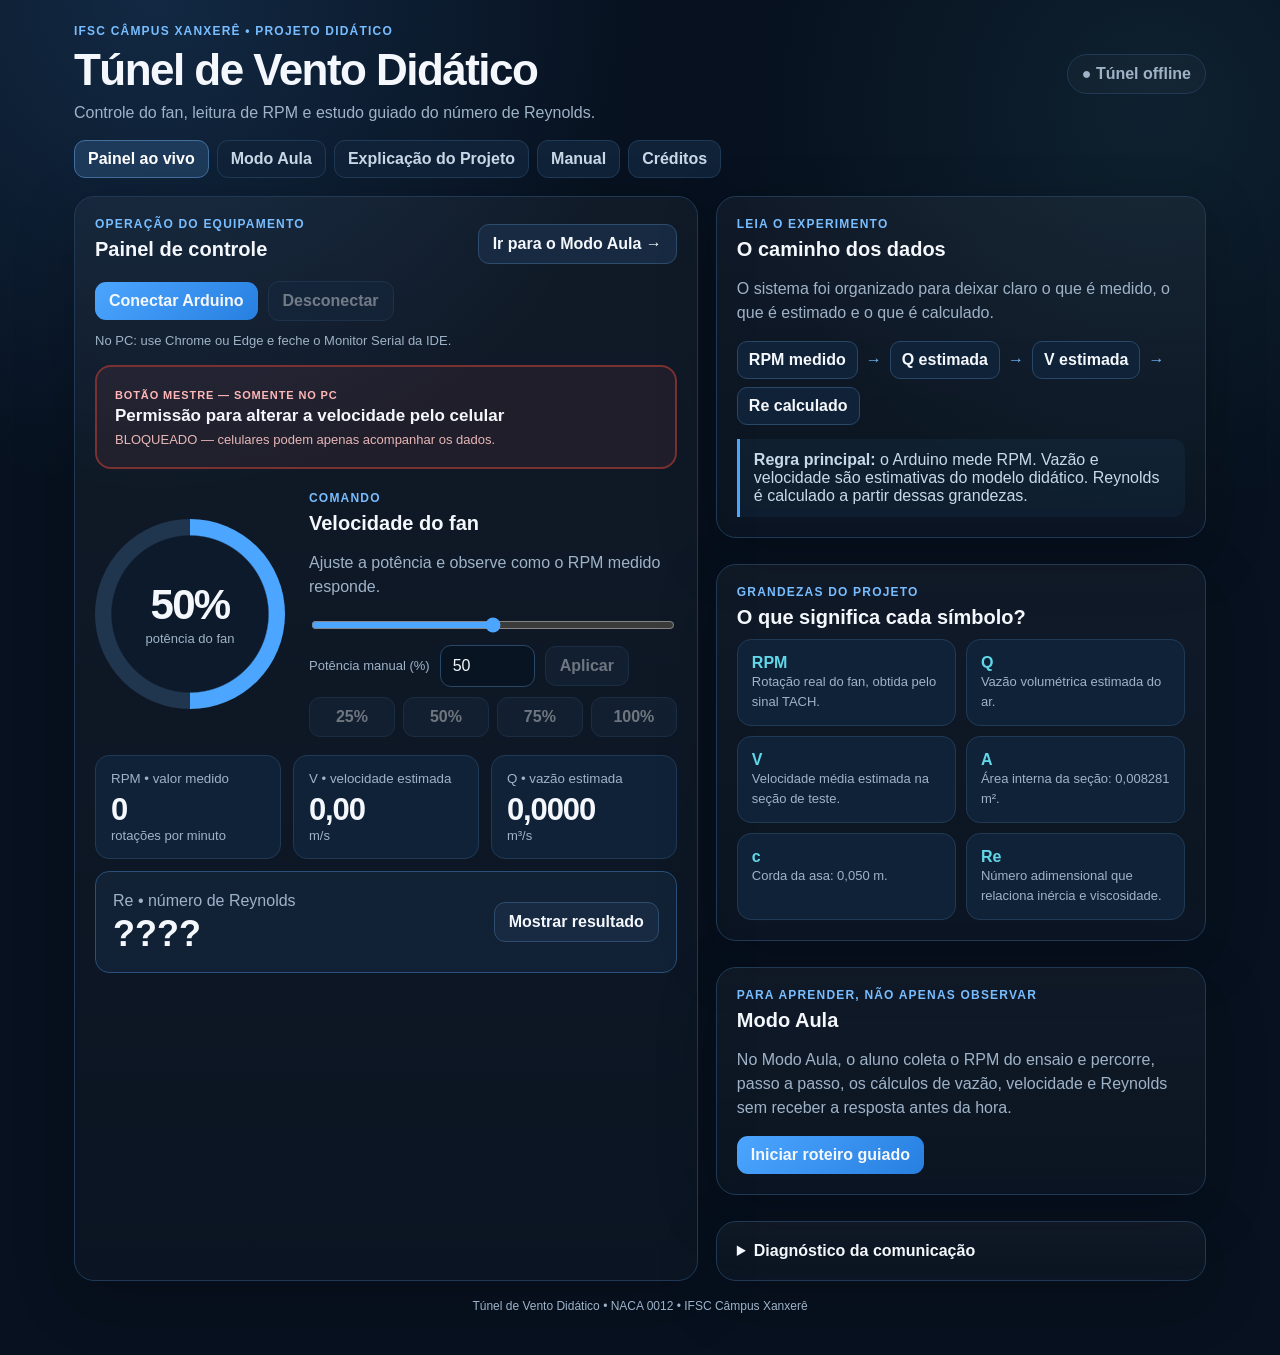
<file: index.html>
<!doctype html>
<html lang="pt-BR">
<head>
<meta charset="utf-8">
<meta name="viewport" content="width=device-width,initial-scale=1">
<meta name="theme-color" content="#07111f">
<title>Painel — Túnel de Vento Didático</title>
<link rel="stylesheet" href="styles.css">
</head>
<body>
<main>
  <header class="topbar">
    <div class="brand">
      <div class="eyebrow">IFSC Câmpus Xanxerê • Projeto didático</div>
      <h1>Túnel de Vento Didático</h1>
      <p>Controle do fan, leitura de RPM e estudo guiado do número de Reynolds.</p>
    </div>
    <div id="status" class="status">● Túnel offline</div>
  </header>

  <nav class="nav">
    <a class="active" href="index.html">Painel ao vivo</a>
    <a href="aula.html">Modo Aula</a>
    <a href="explicacao.html">Explicação do Projeto</a>
    <a href="manual.html">Manual</a>
    <a href="creditos.html">Créditos</a>
  </nav>

  <div class="layout">
    <section class="card">
      <div class="sectionTitle">
        <div>
          <div class="eyebrow">Operação do equipamento</div>
          <h2>Painel de controle</h2>
        </div>
        <a class="button" href="aula.html">Ir para o Modo Aula →</a>
      </div>

      <div class="row">
        <button id="connect" class="primary">Conectar Arduino</button>
        <button id="disconnect" disabled>Desconectar</button>
        <span class="muted small">No PC: use Chrome ou Edge e feche o Monitor Serial da IDE.</span>
      </div>

      <div id="remoteGate" class="remoteGate">
        <div>
          <div class="masterBadge">Botão mestre — somente no PC</div>
          <div class="remoteTitle">Permissão para alterar a velocidade pelo celular</div>
          <div id="remoteState" class="remoteState">BLOQUEADO — celulares podem apenas acompanhar os dados.</div>
        </div>
        <button id="toggleRemote" style="display:none" disabled>LIBERAR NO CELULAR</button>
      </div>

      <div class="control">
        <div id="gauge" class="gauge" style="--p:50">
          <div>
            <b id="pwmBig">50%</b>
            <span>potência do fan</span>
          </div>
        </div>
        <div>
          <div class="eyebrow">Comando</div>
          <h2>Velocidade do fan</h2>
          <p class="muted">Ajuste a potência e observe como o RPM medido responde.</p>
          <div class="row">
            <input id="pwm" type="range" min="0" max="100" value="50" step="1" aria-label="Potência do ventilador"><label for="pwmManual" class="muted small">Potência manual (%)</label><input id="pwmManual" type="text" inputmode="decimal" value="50" style="width:95px" aria-label="Digite a potência de 0 a 100">
            <button id="send" disabled>Aplicar</button>
          </div>
          <div class="quick">
            <button data-p="25" disabled>25%</button>
            <button data-p="50" disabled>50%</button>
            <button data-p="75" disabled>75%</button>
            <button data-p="100" disabled>100%</button>
          </div>
        </div>
      </div>

      <div class="metrics">
        <div class="metric">
          <small>RPM • valor medido</small>
          <strong id="rpm">0</strong>
          <div class="unit">rotações por minuto</div>
        </div>
        <div class="metric">
          <small>V • velocidade estimada</small>
          <strong id="vel">0,00</strong>
          <div class="unit">m/s</div>
        </div>
        <div class="metric">
          <small>Q • vazão estimada</small>
          <strong id="flow">0,0000</strong>
          <div class="unit">m³/s</div>
        </div>
      </div>

      <div class="rebox">
        <div>
          <div class="muted">Re • número de Reynolds</div>
          <strong id="re">????</strong>
        </div>
        <button id="toggleRe">Mostrar resultado</button>
      </div>
    </section>

    <aside class="stack">
      <section class="card">
        <div class="eyebrow">Leia o experimento</div>
        <h2>O caminho dos dados</h2>
        <p class="muted">O sistema foi organizado para deixar claro o que é medido, o que é estimado e o que é calculado.</p>
        <div class="flow">
          <span class="node">RPM medido</span><span class="arrow">→</span>
          <span class="node">Q estimada</span><span class="arrow">→</span>
          <span class="node">V estimada</span><span class="arrow">→</span>
          <span class="node">Re calculado</span>
        </div>
        <div class="callout">
          <b>Regra principal:</b> o Arduino mede RPM. Vazão e velocidade são estimativas do modelo didático. Reynolds é calculado a partir dessas grandezas.
        </div>
      </section>

      <section class="card">
        <div class="eyebrow">Grandezas do projeto</div>
        <h2>O que significa cada símbolo?</h2>
        <div class="infoGrid">
          <div class="info"><b>RPM</b><div class="muted small">Rotação real do fan, obtida pelo sinal TACH.</div></div>
          <div class="info"><b>Q</b><div class="muted small">Vazão volumétrica estimada do ar.</div></div>
          <div class="info"><b>V</b><div class="muted small">Velocidade média estimada na seção de teste.</div></div>
          <div class="info"><b>A</b><div class="muted small">Área interna da seção: 0,008281 m².</div></div>
          <div class="info"><b>c</b><div class="muted small">Corda da asa: 0,050 m.</div></div>
          <div class="info"><b>Re</b><div class="muted small">Número adimensional que relaciona inércia e viscosidade.</div></div>
        </div>
      </section>

      <section class="card">
        <div class="eyebrow">Para aprender, não apenas observar</div>
        <h2>Modo Aula</h2>
        <p class="muted">No Modo Aula, o aluno coleta o RPM do ensaio e percorre, passo a passo, os cálculos de vazão, velocidade e Reynolds sem receber a resposta antes da hora.</p>
        <a class="button primary" href="aula.html">Iniciar roteiro guiado</a>
      </section>

      <section class="card">
        <details>
          <summary><b>Diagnóstico da comunicação</b></summary>
          <p class="muted small">Use esta área apenas para verificar a comunicação com o Arduino.</p>
          <div id="log"></div>
        </details>
      </section>
    </aside>
  </div>

  <footer>Túnel de Vento Didático • NACA 0012 • IFSC Câmpus Xanxerê</footer>
</main>
<script type="module" src="app.js"></script>
</body>
</html>
</file>
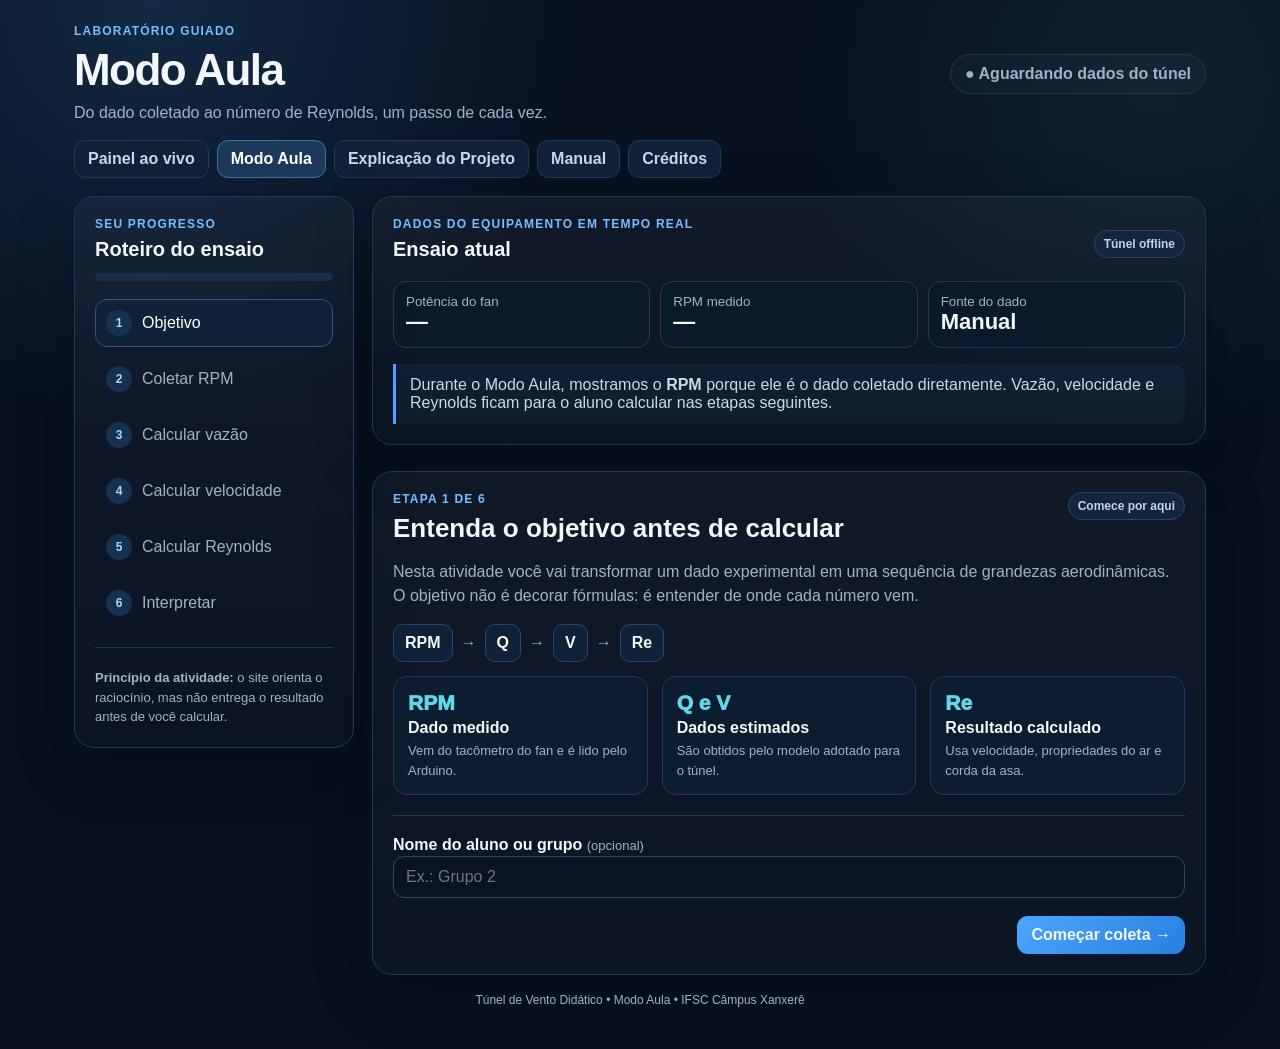
<file: aula.html>
<!doctype html>
<html lang="pt-BR">
<head>
<meta charset="utf-8">
<meta name="viewport" content="width=device-width,initial-scale=1">
<meta name="theme-color" content="#07111f">
<title>Modo Aula — Túnel de Vento Didático</title>
<link rel="stylesheet" href="styles.css">
</head>
<body>
<main>
  <header class="topbar">
    <div class="brand">
      <div class="eyebrow">Laboratório guiado</div>
      <h1>Modo Aula</h1>
      <p>Do dado coletado ao número de Reynolds, um passo de cada vez.</p>
    </div>
    <div id="lessonStatus" class="status">● Aguardando dados do túnel</div>
  </header>

  <nav class="nav noPrint">
    <a href="index.html">Painel ao vivo</a>
    <a class="active" href="aula.html">Modo Aula</a>
    <a href="explicacao.html">Explicação do Projeto</a>
    <a href="manual.html">Manual</a>
    <a href="creditos.html">Créditos</a>
  </nav>

  <div class="lessonShell">
    <aside class="card lessonSide noPrint">
      <div class="eyebrow">Seu progresso</div>
      <h2>Roteiro do ensaio</h2>
      <div class="progressTrack"><div id="progressFill" class="progressFill"></div></div>
      <div class="stepList">
        <div class="stepItem active" data-side-step="0"><div class="bubble">1</div><div>Objetivo</div></div>
        <div class="stepItem" data-side-step="1"><div class="bubble">2</div><div>Coletar RPM</div></div>
        <div class="stepItem" data-side-step="2"><div class="bubble">3</div><div>Calcular vazão</div></div>
        <div class="stepItem" data-side-step="3"><div class="bubble">4</div><div>Calcular velocidade</div></div>
        <div class="stepItem" data-side-step="4"><div class="bubble">5</div><div>Calcular Reynolds</div></div>
        <div class="stepItem" data-side-step="5"><div class="bubble">6</div><div>Interpretar</div></div>
      </div>
      <hr class="sep">
      <div class="muted small">
        <b>Princípio da atividade:</b> o site orienta o raciocínio, mas não entrega o resultado antes de você calcular.
      </div>
    </aside>

    <section class="stack">
      <div class="card noPrint">
        <div class="sectionTitle">
          <div>
            <div class="eyebrow">Dados do equipamento em tempo real</div>
            <h2>Ensaio atual</h2>
          </div>
          <span id="liveBadge" class="tag">Túnel offline</span>
        </div>
        <div class="liveStrip">
          <div class="liveItem"><small>Potência do fan</small><strong id="livePwm">—</strong></div>
          <div class="liveItem"><small>RPM medido</small><strong id="liveRpm">—</strong></div>
          <div class="liveItem"><small>Fonte do dado</small><strong id="liveSource">Manual</strong></div>
        </div>
        <div class="callout">
          Durante o Modo Aula, mostramos o <b>RPM</b> porque ele é o dado coletado diretamente. Vazão, velocidade e Reynolds ficam para o aluno calcular nas etapas seguintes.
        </div>
      </div>

      <article class="card lessonStep active" data-step="0">
        <div class="lessonHeader">
          <div>
            <div class="eyebrow">Etapa 1 de 6</div>
            <h2>Entenda o objetivo antes de calcular</h2>
          </div>
          <span class="tag">Comece por aqui</span>
        </div>
        <p class="muted">Nesta atividade você vai transformar um dado experimental em uma sequência de grandezas aerodinâmicas. O objetivo não é decorar fórmulas: é entender de onde cada número vem.</p>

        <div class="flow">
          <span class="node">RPM</span><span class="arrow">→</span>
          <span class="node">Q</span><span class="arrow">→</span>
          <span class="node">V</span><span class="arrow">→</span>
          <span class="node">Re</span>
        </div>

        <div class="threeCol">
          <div class="definition">
            <div class="symbol">RPM</div><div class="name">Dado medido</div>
            <div class="muted small">Vem do tacômetro do fan e é lido pelo Arduino.</div>
          </div>
          <div class="definition">
            <div class="symbol">Q e V</div><div class="name">Dados estimados</div>
            <div class="muted small">São obtidos pelo modelo adotado para o túnel.</div>
          </div>
          <div class="definition">
            <div class="symbol">Re</div><div class="name">Resultado calculado</div>
            <div class="muted small">Usa velocidade, propriedades do ar e corda da asa.</div>
          </div>
        </div>

        <hr class="sep">
        <label for="groupName"><b>Nome do aluno ou grupo</b> <span class="muted small">(opcional)</span></label>
        <input id="groupName" type="text" placeholder="Ex.: Grupo 2">

        <div class="lessonNav">
          <span></span>
          <button class="primary" data-next="1">Começar coleta →</button>
        </div>
      </article>

      <article class="card lessonStep" data-step="1">
        <div class="lessonHeader">
          <div>
            <div class="eyebrow">Etapa 2 de 6</div>
            <h2>1. Colete o RPM do ensaio</h2>
          </div>
          <span class="tag">Dado experimental</span>
        </div>
        <p class="muted"><b>RPM</b> significa rotações por minuto. Neste projeto é a grandeza que o Arduino mede diretamente a partir do sinal TACH do fan.</p>

        <div class="answerBox">
          <label for="rpmStudent"><b>RPM que será usado no cálculo</b></label>
          <div class="row" style="margin-top:8px">
            <input id="rpmStudent" type="text" inputmode="decimal" placeholder="Ex.: 1500,5" style="flex:1">
            <button id="useLiveRpm">Usar RPM atual</button>
          </div>
          <div id="rpmFeedback" class="feedback"></div>
        </div>

        <div class="callout">
          <b>Observe:</b> nesta etapa você ainda não está calculando vazão nem velocidade. Primeiro registramos corretamente o dado que veio do experimento.
        </div>

        <div class="lessonNav">
          <button data-prev="0">← Voltar</button>
          <button id="rpmNext" class="primary" disabled data-next="2">Confirmar RPM →</button>
        </div>
      </article>

      <article class="card lessonStep" data-step="2">
        <div class="lessonHeader">
          <div>
            <div class="eyebrow">Etapa 3 de 6</div>
            <h2>2. Transforme RPM em vazão</h2>
          </div>
          <span class="tag">Q • m³/s</span>
        </div>

        <p class="muted">A vazão <b>Q</b> representa o volume de ar que atravessa o sistema por unidade de tempo. Para este projeto usamos uma estimativa proporcional ao RPM do fan.</p>

        <div class="formula">Q = Qref × (RPM / RPMref)</div>

        <div class="twoCol">
          <div class="definition"><div class="symbol">Qref</div><div class="name">Vazão de referência</div><div class="muted">50 CFM ≈ <b>0,023597 m³/s</b></div></div>
          <div class="definition"><div class="symbol">RPMref</div><div class="name">Rotação de referência</div><div class="muted"><b>2050 RPM</b></div></div>
        </div>

        <div class="answerBox">
          <div class="muted small">Seu RPM coletado:</div>
          <h3><span id="qRpmEcho">—</span> RPM</h3>
          <label for="qStudent"><b>Calcule Q em m³/s</b></label>
          <input id="qStudent" type="text" inputmode="decimal" placeholder="Ex.: 0,0173">
          <div class="row" style="margin-top:10px">
            <button id="checkQ" class="primary">Conferir cálculo</button>
          </div>
          <div id="qFeedback" class="feedback"></div>
        </div>

        <details>
          <summary><b>Precisa de uma dica?</b></summary>
          <p class="muted">Use a vazão de referência já convertida para SI: <b>0,023597 m³/s</b>. Depois multiplique pela razão entre o seu RPM e 2050 RPM.</p>
        </details>

        <div class="lessonNav">
          <button data-prev="1">← Voltar</button>
          <button id="qNext" class="primary" disabled data-next="3">Próxima etapa →</button>
        </div>
      </article>

      <article class="card lessonStep" data-step="3">
        <div class="lessonHeader">
          <div>
            <div class="eyebrow">Etapa 4 de 6</div>
            <h2>3. Transforme vazão em velocidade</h2>
          </div>
          <span class="tag">V • m/s</span>
        </div>

        <p class="muted">Agora queremos saber a velocidade média do ar na seção de teste. Para isso dividimos a vazão pela área interna do túnel.</p>
        <div class="formula">V = Q / A</div>

        <div class="twoCol">
          <div class="definition"><div class="symbol">Q</div><div class="name">Vazão calculada</div><div class="muted"><span id="vQEcho">—</span> m³/s</div></div>
          <div class="definition"><div class="symbol">A</div><div class="name">Área da seção</div><div class="muted">0,091 × 0,091 = <b>0,008281 m²</b></div></div>
        </div>

        <div class="answerBox">
          <label for="vStudent"><b>Calcule V em m/s</b></label>
          <input id="vStudent" type="text" inputmode="decimal" placeholder="Ex.: 2,08">
          <div class="row" style="margin-top:10px"><button id="checkV" class="primary">Conferir cálculo</button></div>
          <div id="vFeedback" class="feedback"></div>
        </div>

        <details>
          <summary><b>Precisa de uma dica?</b></summary>
          <p class="muted">Certifique-se de que Q está em <b>m³/s</b> e A em <b>m²</b>. Assim, o resultado sai em <b>m/s</b>.</p>
        </details>

        <div class="lessonNav">
          <button data-prev="2">← Voltar</button>
          <button id="vNext" class="primary" disabled data-next="4">Próxima etapa →</button>
        </div>
      </article>

      <article class="card lessonStep" data-step="4">
        <div class="lessonHeader">
          <div>
            <div class="eyebrow">Etapa 5 de 6</div>
            <h2>4. Calcule o número de Reynolds</h2>
          </div>
          <span class="tag">Re • adimensional</span>
        </div>

        <p class="muted">O número de Reynolds compara os efeitos de <b>inércia</b> e <b>viscosidade</b> no escoamento. Aqui usamos a corda da asa como comprimento característico.</p>
        <div class="formula">Re = (ρ × V × c) / μ</div>

        <div class="twoCol">
          <div class="definition"><div class="symbol">ρ</div><div class="name">Densidade do ar</div><div class="muted"><b>1,204 kg/m³</b></div></div>
          <div class="definition"><div class="symbol">V</div><div class="name">Velocidade calculada</div><div class="muted"><span id="reVEcho">—</span> m/s</div></div>
          <div class="definition"><div class="symbol">c</div><div class="name">Corda da asa</div><div class="muted"><b>0,050 m</b> — não use 50 mm diretamente.</div></div>
          <div class="definition"><div class="symbol">μ</div><div class="name">Viscosidade dinâmica</div><div class="muted"><b>1,81 × 10⁻⁵ Pa·s</b></div></div>
        </div>

        <div class="answerBox">
          <label for="reStudent"><b>Calcule Re</b></label>
          <input id="reStudent" type="text" inputmode="decimal" placeholder="Ex.: 7000">
          <div class="row" style="margin-top:10px"><button id="checkRe" class="primary">Conferir Reynolds</button></div>
          <div id="reFeedback" class="feedback"></div>
        </div>

        <details>
          <summary><b>Precisa de uma dica?</b></summary>
          <p class="muted">Substitua os quatro valores na fórmula. Reynolds não possui unidade. Um erro comum é usar a corda como 50 em vez de <b>0,050 m</b>.</p>
        </details>

        <div class="lessonNav">
          <button data-prev="3">← Voltar</button>
          <button id="reNext" class="primary" disabled data-next="5">Interpretar resultado →</button>
        </div>
      </article>

      <article class="card lessonStep" data-step="5">
        <div class="lessonHeader">
          <div>
            <div class="eyebrow">Etapa 6 de 6</div>
            <h2>5. Feche o raciocínio</h2>
          </div>
          <span class="tag">Resumo do ensaio</span>
        </div>

        <div class="callout good">
          <b>Você percorreu toda a cadeia do experimento:</b> mediu RPM, estimou vazão, calculou velocidade e chegou ao número de Reynolds.
        </div>

        <div class="summaryGrid" style="margin-top:14px">
          <div class="summaryItem"><small>Aluno / grupo</small><strong id="sumGroup">—</strong></div>
          <div class="summaryItem"><small>RPM medido</small><strong id="sumRpm">—</strong></div>
          <div class="summaryItem"><small>Q estimada</small><strong id="sumQ">—</strong></div>
          <div class="summaryItem"><small>V estimada</small><strong id="sumV">—</strong></div>
          <div class="summaryItem"><small>Re calculado</small><strong id="sumRe">—</strong></div>
          <div class="summaryItem"><small>Data do ensaio</small><strong id="sumDate">—</strong></div>
        </div>

        <hr class="sep">
        <h3>O que esse resultado ensina?</h3>
        <div class="flow">
          <span class="node">RPM ↑</span><span class="arrow">→</span>
          <span class="node">Q ↑</span><span class="arrow">→</span>
          <span class="node">V ↑</span><span class="arrow">→</span>
          <span class="node">Re ↑</span>
        </div>
        <p class="muted">Mantendo a geometria e as propriedades do ar, aumentar a rotação do fan aumenta a velocidade estimada e, consequentemente, o número de Reynolds.</p>

        <label for="observations"><b>Observações do ensaio</b></label>
        <textarea id="observations" rows="4" placeholder="Ex.: comportamento da fumaça, estabilidade do fluxo, observações visuais..."></textarea>

        <div class="row" style="margin-top:14px">
          <button class="primary" id="printLesson">Imprimir / salvar em PDF</button>
          <button id="resetLesson">Novo ensaio</button>
        </div>

        <div class="lessonNav noPrint">
          <button data-prev="4">← Revisar cálculo</button>
          <a class="button" href="index.html">Voltar ao painel</a>
        </div>
      </article>
    </section>
  </div>

  <footer>Túnel de Vento Didático • Modo Aula • IFSC Câmpus Xanxerê</footer>
</main>
<script type="module" src="aula.js"></script>
</body>
</html>
</file>
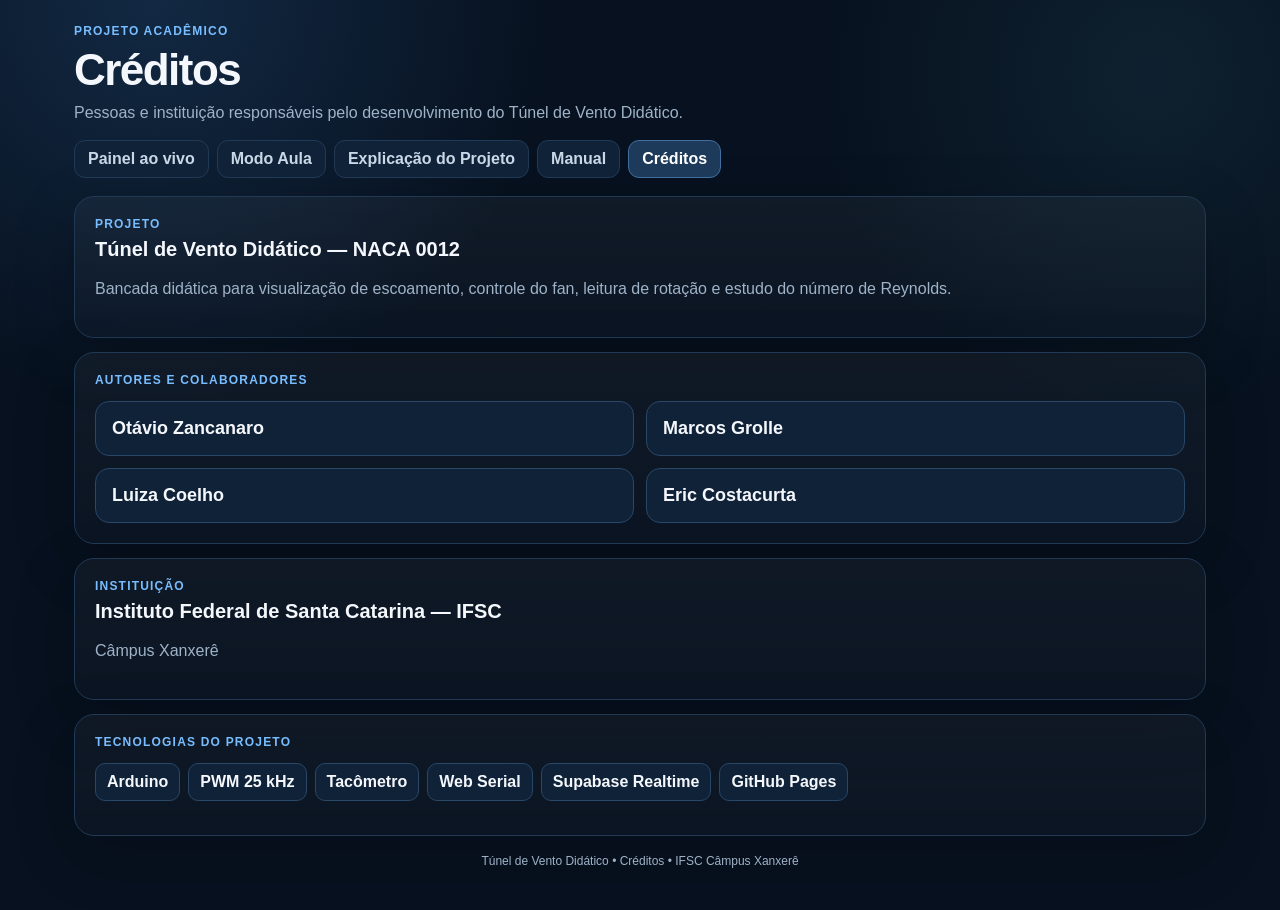
<file: creditos.html>
<!doctype html>
<html lang="pt-BR">
<head>
<meta charset="utf-8">
<meta name="viewport" content="width=device-width,initial-scale=1">
<meta name="theme-color" content="#07111f">
<title>Créditos — Túnel de Vento Didático</title>
<link rel="stylesheet" href="styles.css">
</head>
<body>
<main>
  <header class="topbar">
    <div class="brand">
      <div class="eyebrow">Projeto acadêmico</div>
      <h1>Créditos</h1>
      <p>Pessoas e instituição responsáveis pelo desenvolvimento do Túnel de Vento Didático.</p>
    </div>
  </header>

  <nav class="nav">
    <a href="index.html">Painel ao vivo</a>
    <a href="aula.html">Modo Aula</a>
    <a href="explicacao.html">Explicação do Projeto</a>
    <a href="manual.html">Manual</a>
    <a class="active" href="creditos.html">Créditos</a>
  </nav>

  <section class="card">
    <div class="eyebrow">Projeto</div>
    <h2>Túnel de Vento Didático — NACA 0012</h2>
    <p class="muted">Bancada didática para visualização de escoamento, controle do fan, leitura de rotação e estudo do número de Reynolds.</p>
  </section>

  <section class="card">
    <div class="eyebrow">Autores e colaboradores</div>
    <div class="authorGrid">
      <div class="author">Otávio Zancanaro</div>
      <div class="author">Marcos Grolle</div>
      <div class="author">Luiza Coelho</div>
      <div class="author">Eric Costacurta</div>
    </div>
  </section>

  <section class="card">
    <div class="eyebrow">Instituição</div>
    <h2>Instituto Federal de Santa Catarina — IFSC</h2>
    <p class="muted">Câmpus Xanxerê</p>
  </section>

  <section class="card">
    <div class="eyebrow">Tecnologias do projeto</div>
    <div class="flow">
      <span class="node">Arduino</span>
      <span class="node">PWM 25 kHz</span>
      <span class="node">Tacômetro</span>
      <span class="node">Web Serial</span>
      <span class="node">Supabase Realtime</span>
      <span class="node">GitHub Pages</span>
    </div>
  </section>

  <footer>Túnel de Vento Didático • Créditos • IFSC Câmpus Xanxerê</footer>
</main>
</body>
</html>
</file>
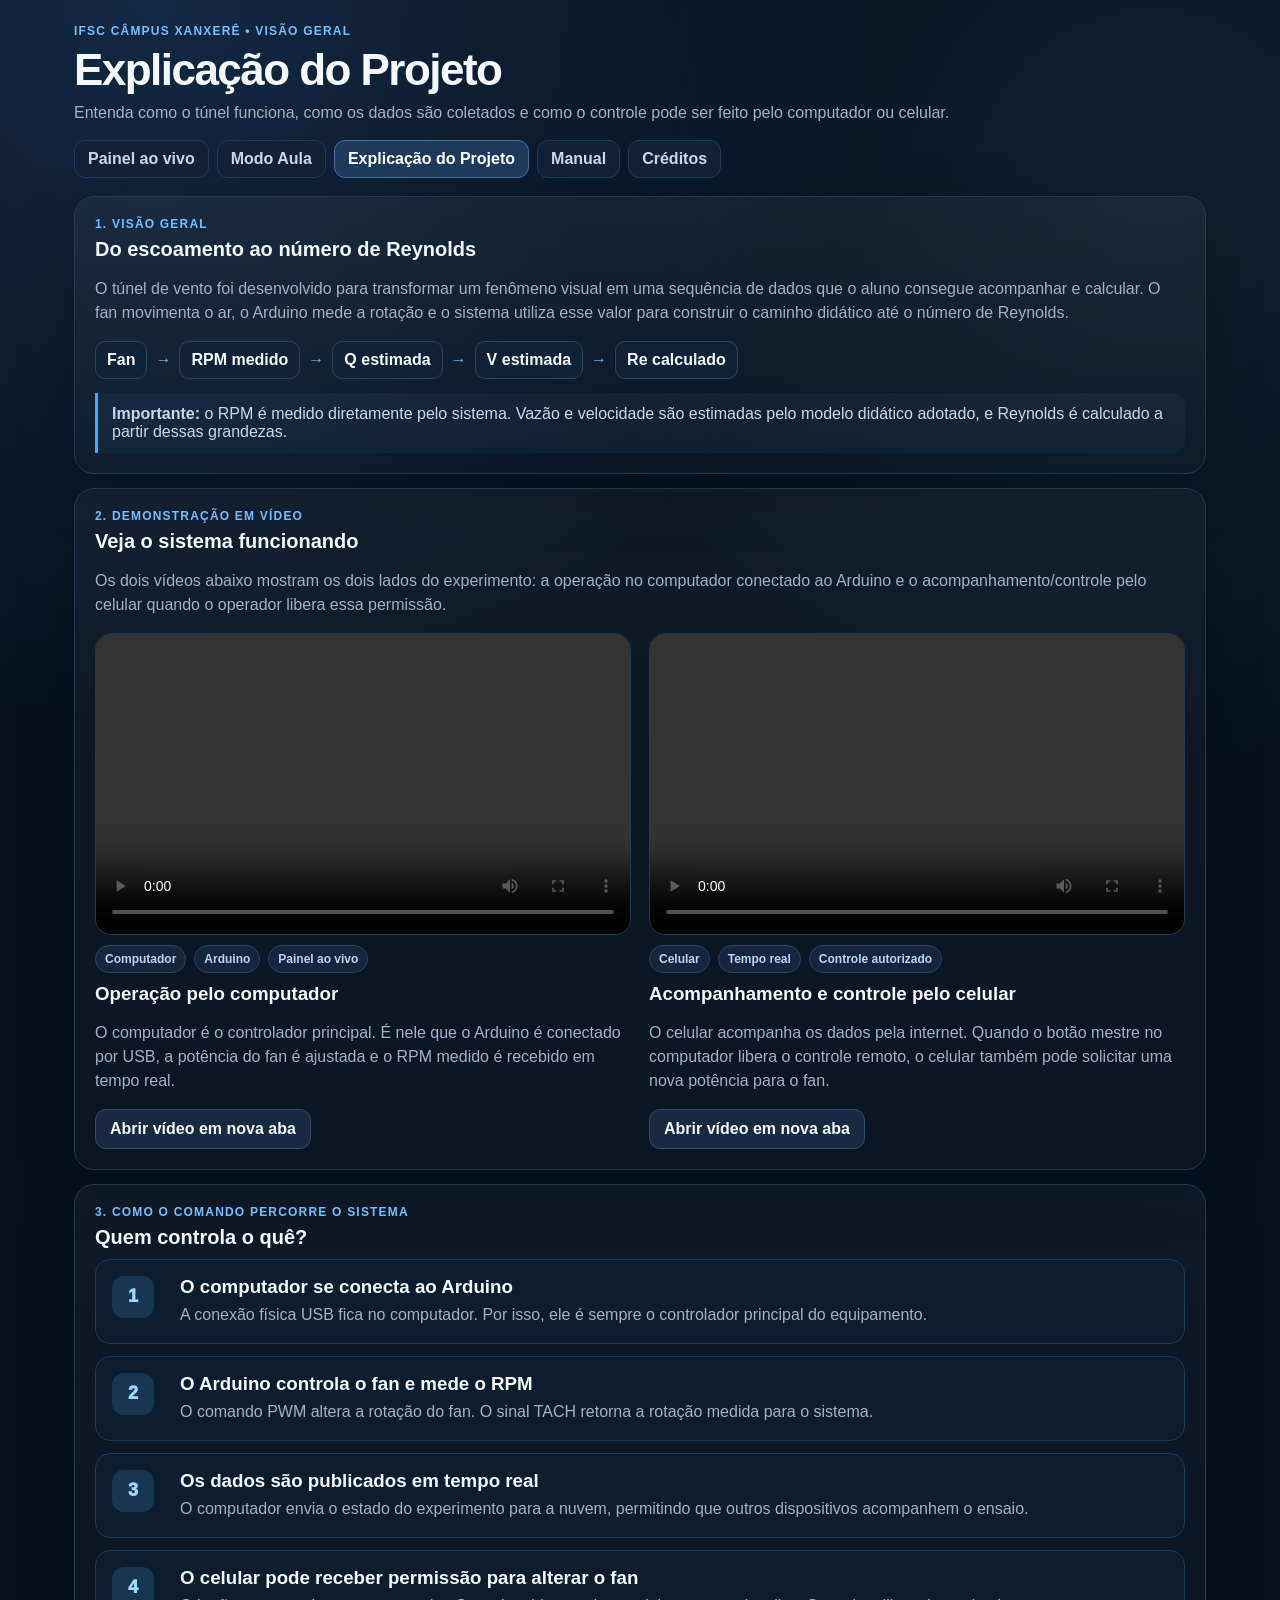
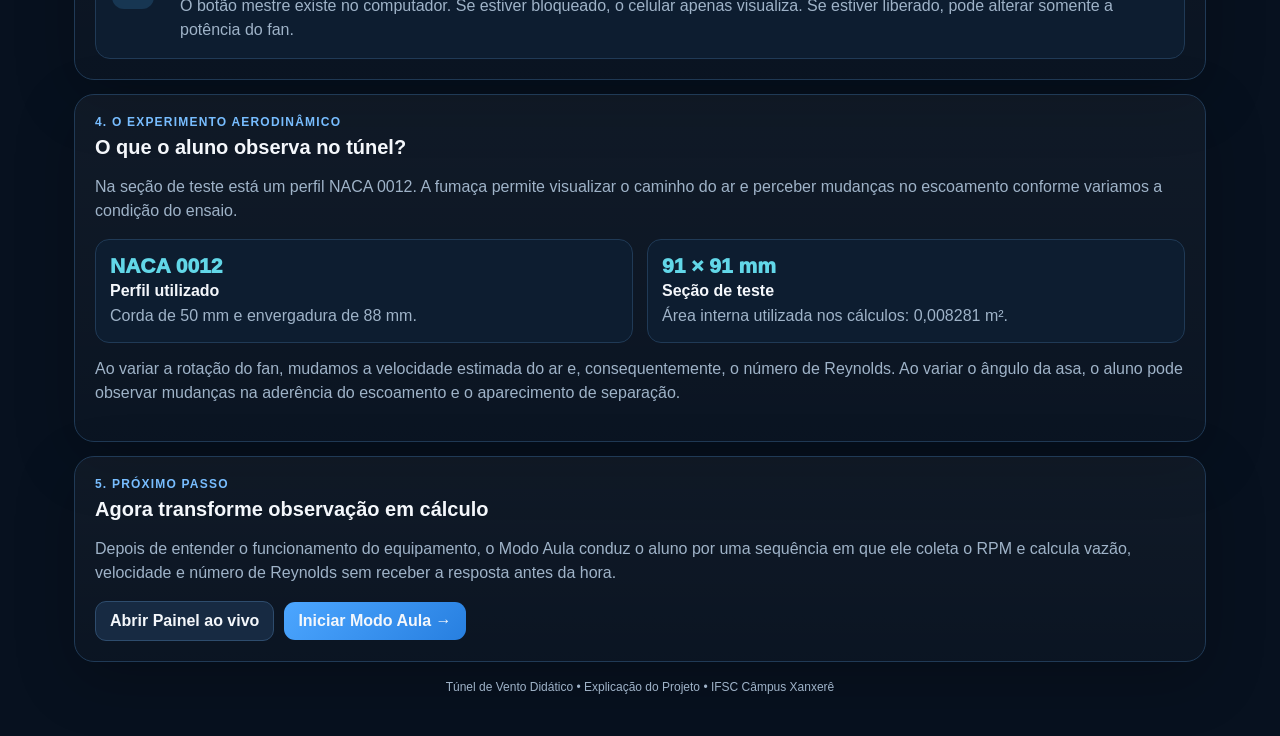
<file: explicacao.html>
<!doctype html>
<html lang="pt-BR">
<head>
<meta charset="utf-8">
<meta name="viewport" content="width=device-width,initial-scale=1">
<meta name="theme-color" content="#07111f">
<title>Explicação do Projeto — Túnel de Vento Didático</title>
<link rel="stylesheet" href="styles.css">
</head>
<body>
<main>
  <header class="topbar">
    <div class="brand">
      <div class="eyebrow">IFSC Câmpus Xanxerê • Visão geral</div>
      <h1>Explicação do Projeto</h1>
      <p>Entenda como o túnel funciona, como os dados são coletados e como o controle pode ser feito pelo computador ou celular.</p>
    </div>
  </header>

  <nav class="nav">
    <a href="index.html">Painel ao vivo</a>
    <a href="aula.html">Modo Aula</a>
    <a class="active" href="explicacao.html">Explicação do Projeto</a>
    <a href="manual.html">Manual</a>
    <a href="creditos.html">Créditos</a>
  </nav>

  <section class="card">
    <div class="eyebrow">1. Visão geral</div>
    <h2>Do escoamento ao número de Reynolds</h2>
    <p class="muted">O túnel de vento foi desenvolvido para transformar um fenômeno visual em uma sequência de dados que o aluno consegue acompanhar e calcular. O fan movimenta o ar, o Arduino mede a rotação e o sistema utiliza esse valor para construir o caminho didático até o número de Reynolds.</p>
    <div class="flow">
      <span class="node">Fan</span><span class="arrow">→</span>
      <span class="node">RPM medido</span><span class="arrow">→</span>
      <span class="node">Q estimada</span><span class="arrow">→</span>
      <span class="node">V estimada</span><span class="arrow">→</span>
      <span class="node">Re calculado</span>
    </div>
    <div class="callout">
      <b>Importante:</b> o RPM é medido diretamente pelo sistema. Vazão e velocidade são estimadas pelo modelo didático adotado, e Reynolds é calculado a partir dessas grandezas.
    </div>
  </section>

  <section class="card">
    <div class="eyebrow">2. Demonstração em vídeo</div>
    <h2>Veja o sistema funcionando</h2>
    <p class="muted">Os dois vídeos abaixo mostram os dois lados do experimento: a operação no computador conectado ao Arduino e o acompanhamento/controle pelo celular quando o operador libera essa permissão.</p>

    <div class="videoGrid">
      <article class="videoCard">
        <div class="videoFrame">
          <video controls preload="metadata" playsinline style="width:100%;height:100%;background:#000;object-fit:contain"><source src="https://www.dropbox.com/scl/fi/i3utymq8zbjqhd24wkcu8/788E1DE3-7A32-4BC9-8AA3-D28B809CBF6D.mov?rlkey=vja2m2ej16ejw6o4krkvg5y6x&raw=1" type="video/quicktime">Seu navegador não conseguiu reproduzir este vídeo. Use o botão abaixo para abrir em nova aba.</video>
        </div>
        <div class="videoMeta"><span class="tag">Computador</span><span class="tag">Arduino</span><span class="tag">Painel ao vivo</span></div>
        <h3 style="margin-top:10px">Operação pelo computador</h3>
        <p class="muted">O computador é o controlador principal. É nele que o Arduino é conectado por USB, a potência do fan é ajustada e o RPM medido é recebido em tempo real.</p>
        <a class="button" href="https://www.dropbox.com/scl/fi/i3utymq8zbjqhd24wkcu8/788E1DE3-7A32-4BC9-8AA3-D28B809CBF6D.mov?rlkey=vja2m2ej16ejw6o4krkvg5y6x&raw=1" target="_blank" rel="noopener">Abrir vídeo em nova aba</a>
      </article>

      <article class="videoCard">
        <div class="videoFrame">
          <video controls preload="metadata" playsinline style="width:100%;height:100%;background:#000;object-fit:contain"><source src="https://www.dropbox.com/scl/fi/h5dr3viyyzw0iixc9q8mx/E5C89BD9-03CB-4D01-A146-0FC88CAA4D85.mov?rlkey=hyz6ylnud264c6f50sq6xkhx2&raw=1" type="video/quicktime">Seu navegador não conseguiu reproduzir este vídeo. Use o botão abaixo para abrir em nova aba.</video>
        </div>
        <div class="videoMeta"><span class="tag">Celular</span><span class="tag">Tempo real</span><span class="tag">Controle autorizado</span></div>
        <h3 style="margin-top:10px">Acompanhamento e controle pelo celular</h3>
        <p class="muted">O celular acompanha os dados pela internet. Quando o botão mestre no computador libera o controle remoto, o celular também pode solicitar uma nova potência para o fan.</p>
        <a class="button" href="https://www.dropbox.com/scl/fi/h5dr3viyyzw0iixc9q8mx/E5C89BD9-03CB-4D01-A146-0FC88CAA4D85.mov?rlkey=hyz6ylnud264c6f50sq6xkhx2&raw=1" target="_blank" rel="noopener">Abrir vídeo em nova aba</a>
      </article>
    </div>
  </section>

  <section class="card">
    <div class="eyebrow">3. Como o comando percorre o sistema</div>
    <h2>Quem controla o quê?</h2>
    <div class="stack">
      <div class="explainStep">
        <div class="stepNo">1</div>
        <div><h3>O computador se conecta ao Arduino</h3><div class="muted">A conexão física USB fica no computador. Por isso, ele é sempre o controlador principal do equipamento.</div></div>
      </div>
      <div class="explainStep">
        <div class="stepNo">2</div>
        <div><h3>O Arduino controla o fan e mede o RPM</h3><div class="muted">O comando PWM altera a rotação do fan. O sinal TACH retorna a rotação medida para o sistema.</div></div>
      </div>
      <div class="explainStep">
        <div class="stepNo">3</div>
        <div><h3>Os dados são publicados em tempo real</h3><div class="muted">O computador envia o estado do experimento para a nuvem, permitindo que outros dispositivos acompanhem o ensaio.</div></div>
      </div>
      <div class="explainStep">
        <div class="stepNo">4</div>
        <div><h3>O celular pode receber permissão para alterar o fan</h3><div class="muted">O botão mestre existe no computador. Se estiver bloqueado, o celular apenas visualiza. Se estiver liberado, pode alterar somente a potência do fan.</div></div>
      </div>
    </div>
  </section>

  <section class="card">
    <div class="eyebrow">4. O experimento aerodinâmico</div>
    <h2>O que o aluno observa no túnel?</h2>
    <p class="muted">Na seção de teste está um perfil NACA 0012. A fumaça permite visualizar o caminho do ar e perceber mudanças no escoamento conforme variamos a condição do ensaio.</p>
    <div class="twoCol">
      <div class="definition">
        <div class="symbol">NACA 0012</div>
        <div class="name">Perfil utilizado</div>
        <div class="muted">Corda de 50 mm e envergadura de 88 mm.</div>
      </div>
      <div class="definition">
        <div class="symbol">91 × 91 mm</div>
        <div class="name">Seção de teste</div>
        <div class="muted">Área interna utilizada nos cálculos: 0,008281 m².</div>
      </div>
    </div>
    <p class="muted" style="margin-top:14px">Ao variar a rotação do fan, mudamos a velocidade estimada do ar e, consequentemente, o número de Reynolds. Ao variar o ângulo da asa, o aluno pode observar mudanças na aderência do escoamento e o aparecimento de separação.</p>
  </section>

  <section class="card">
    <div class="eyebrow">5. Próximo passo</div>
    <h2>Agora transforme observação em cálculo</h2>
    <p class="muted">Depois de entender o funcionamento do equipamento, o Modo Aula conduz o aluno por uma sequência em que ele coleta o RPM e calcula vazão, velocidade e número de Reynolds sem receber a resposta antes da hora.</p>
    <div class="row">
      <a class="button" href="index.html">Abrir Painel ao vivo</a>
      <a class="button primary" href="aula.html">Iniciar Modo Aula →</a>
    </div>
  </section>

  <footer>Túnel de Vento Didático • Explicação do Projeto • IFSC Câmpus Xanxerê</footer>
</main>
</body>
</html>
</file>
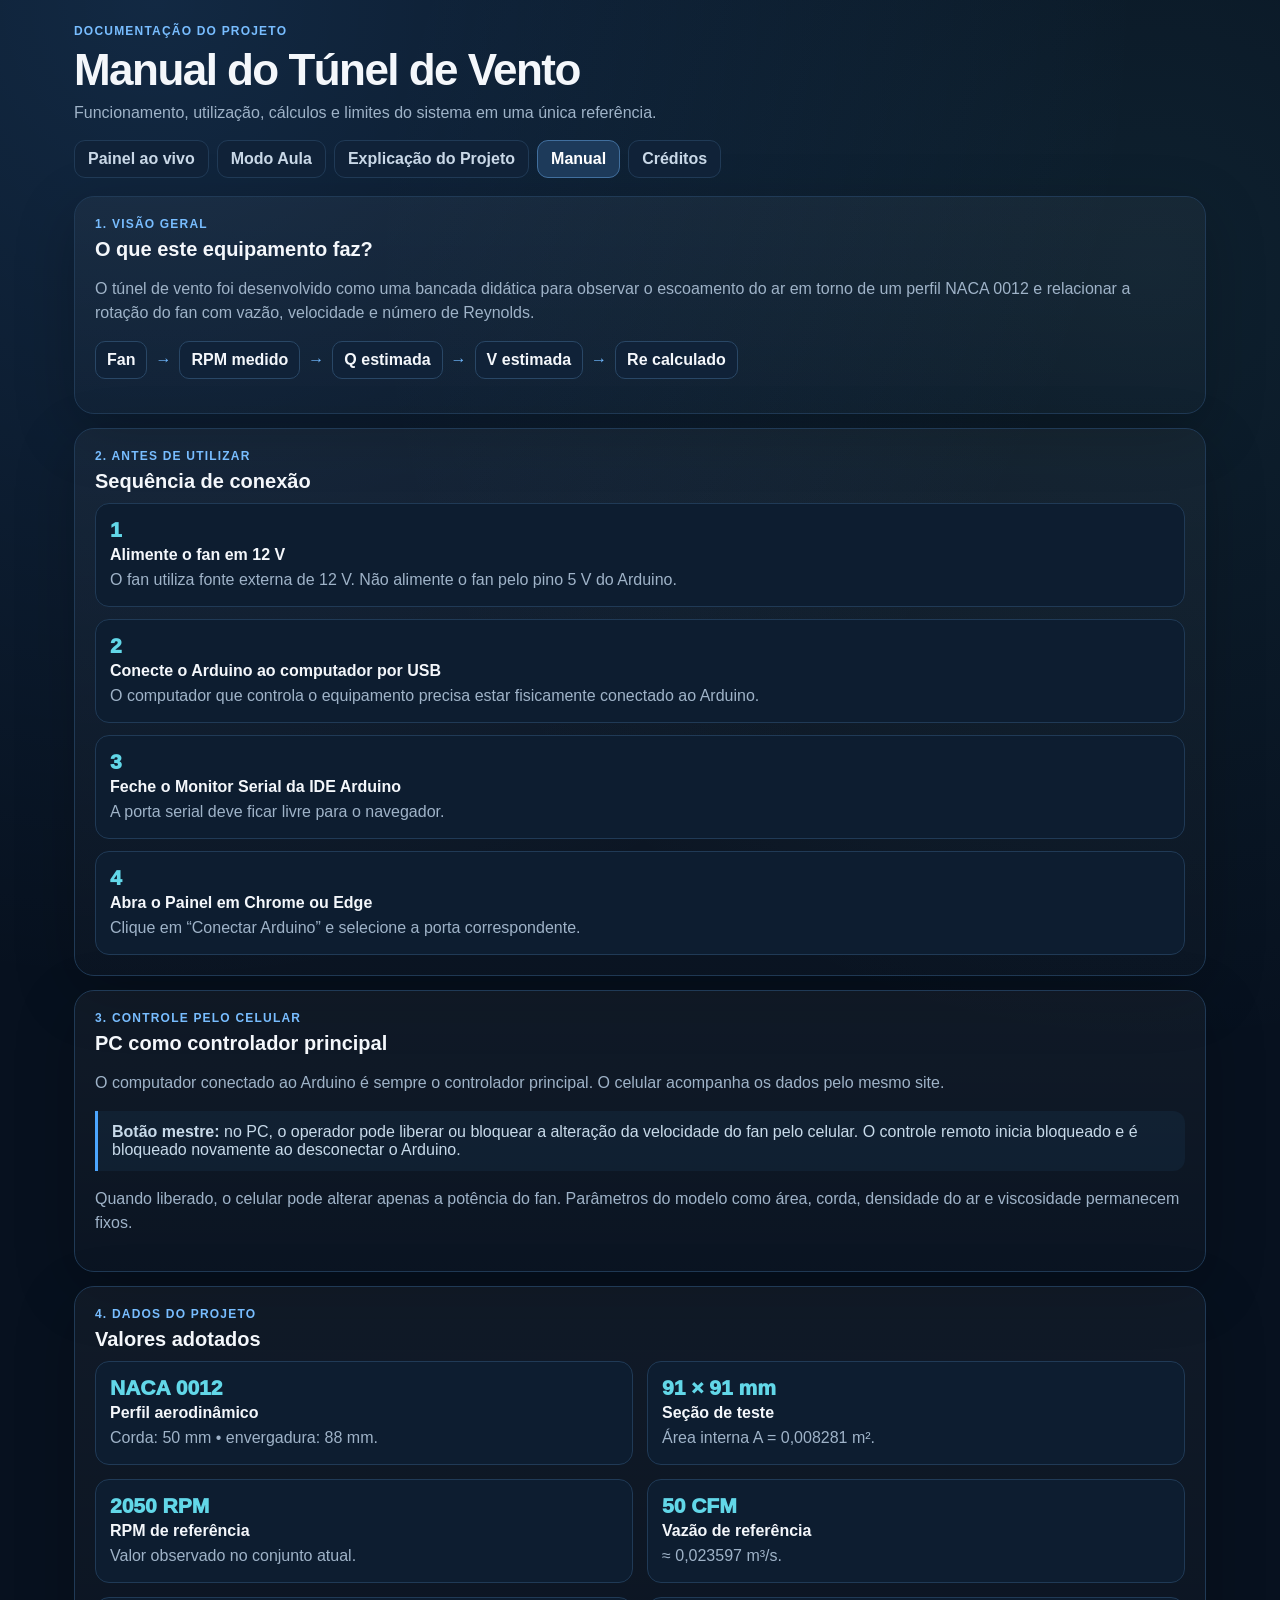
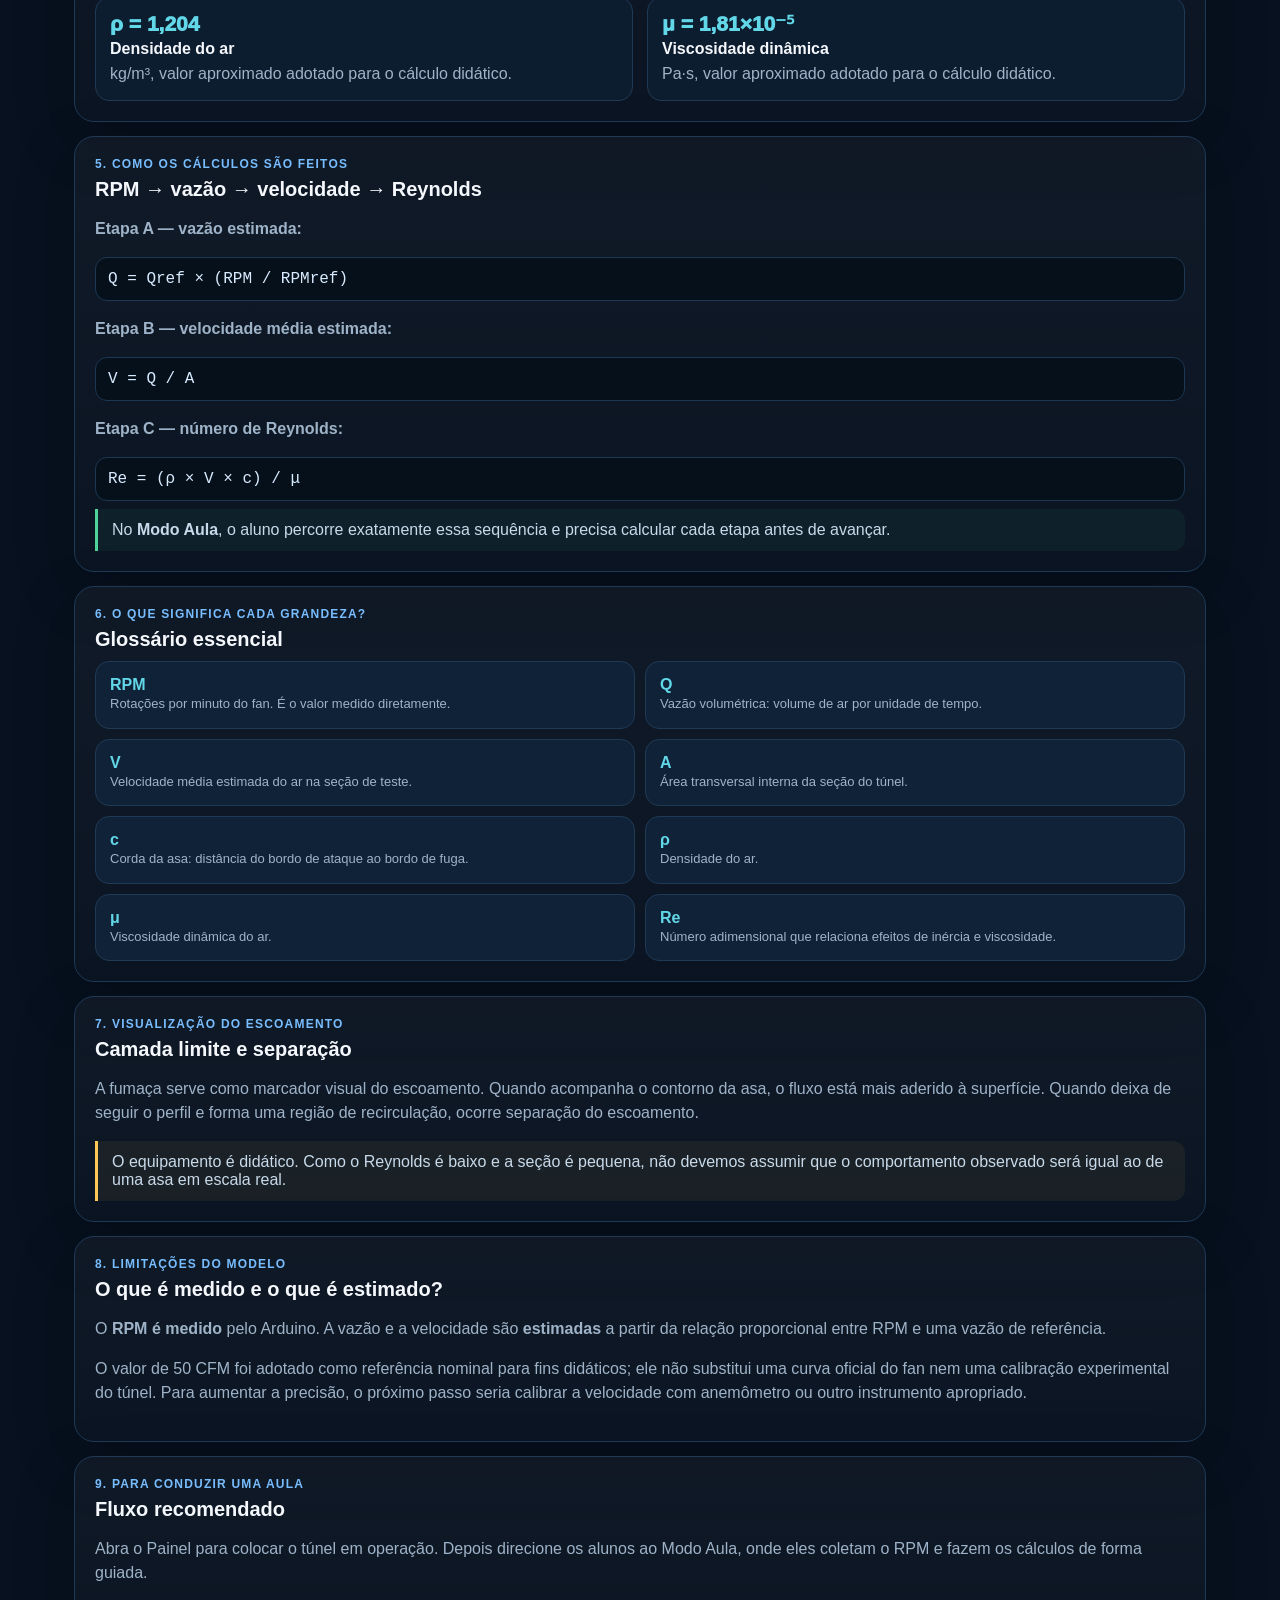
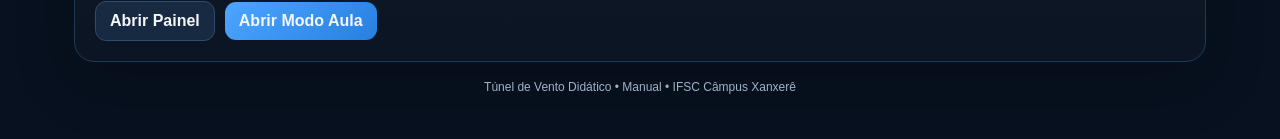
<file: manual.html>
<!doctype html>
<html lang="pt-BR">
<head>
<meta charset="utf-8">
<meta name="viewport" content="width=device-width,initial-scale=1">
<meta name="theme-color" content="#07111f">
<title>Manual — Túnel de Vento Didático</title>
<link rel="stylesheet" href="styles.css">
</head>
<body>
<main>
  <header class="topbar">
    <div class="brand">
      <div class="eyebrow">Documentação do projeto</div>
      <h1>Manual do Túnel de Vento</h1>
      <p>Funcionamento, utilização, cálculos e limites do sistema em uma única referência.</p>
    </div>
  </header>

  <nav class="nav">
    <a href="index.html">Painel ao vivo</a>
    <a href="aula.html">Modo Aula</a>
    <a href="explicacao.html">Explicação do Projeto</a>
    <a class="active" href="manual.html">Manual</a>
    <a href="creditos.html">Créditos</a>
  </nav>

  <section class="card">
    <div class="eyebrow">1. Visão geral</div>
    <h2>O que este equipamento faz?</h2>
    <p class="muted">O túnel de vento foi desenvolvido como uma bancada didática para observar o escoamento do ar em torno de um perfil NACA 0012 e relacionar a rotação do fan com vazão, velocidade e número de Reynolds.</p>
    <div class="flow">
      <span class="node">Fan</span><span class="arrow">→</span>
      <span class="node">RPM medido</span><span class="arrow">→</span>
      <span class="node">Q estimada</span><span class="arrow">→</span>
      <span class="node">V estimada</span><span class="arrow">→</span>
      <span class="node">Re calculado</span>
    </div>
  </section>

  <section class="card">
    <div class="eyebrow">2. Antes de utilizar</div>
    <h2>Sequência de conexão</h2>
    <div class="stack">
      <div class="definition"><div class="symbol">1</div><div class="name">Alimente o fan em 12 V</div><div class="muted">O fan utiliza fonte externa de 12 V. Não alimente o fan pelo pino 5 V do Arduino.</div></div>
      <div class="definition"><div class="symbol">2</div><div class="name">Conecte o Arduino ao computador por USB</div><div class="muted">O computador que controla o equipamento precisa estar fisicamente conectado ao Arduino.</div></div>
      <div class="definition"><div class="symbol">3</div><div class="name">Feche o Monitor Serial da IDE Arduino</div><div class="muted">A porta serial deve ficar livre para o navegador.</div></div>
      <div class="definition"><div class="symbol">4</div><div class="name">Abra o Painel em Chrome ou Edge</div><div class="muted">Clique em “Conectar Arduino” e selecione a porta correspondente.</div></div>
    </div>
  </section>

  <section class="card">
    <div class="eyebrow">3. Controle pelo celular</div>
    <h2>PC como controlador principal</h2>
    <p class="muted">O computador conectado ao Arduino é sempre o controlador principal. O celular acompanha os dados pelo mesmo site.</p>
    <div class="callout">
      <b>Botão mestre:</b> no PC, o operador pode liberar ou bloquear a alteração da velocidade do fan pelo celular. O controle remoto inicia bloqueado e é bloqueado novamente ao desconectar o Arduino.
    </div>
    <p class="muted">Quando liberado, o celular pode alterar apenas a potência do fan. Parâmetros do modelo como área, corda, densidade do ar e viscosidade permanecem fixos.</p>
  </section>

  <section class="card">
    <div class="eyebrow">4. Dados do projeto</div>
    <h2>Valores adotados</h2>
    <div class="twoCol">
      <div class="definition"><div class="symbol">NACA 0012</div><div class="name">Perfil aerodinâmico</div><div class="muted">Corda: 50 mm • envergadura: 88 mm.</div></div>
      <div class="definition"><div class="symbol">91 × 91 mm</div><div class="name">Seção de teste</div><div class="muted">Área interna A = 0,008281 m².</div></div>
      <div class="definition"><div class="symbol">2050 RPM</div><div class="name">RPM de referência</div><div class="muted">Valor observado no conjunto atual.</div></div>
      <div class="definition"><div class="symbol">50 CFM</div><div class="name">Vazão de referência</div><div class="muted">≈ 0,023597 m³/s.</div></div>
      <div class="definition"><div class="symbol">ρ = 1,204</div><div class="name">Densidade do ar</div><div class="muted">kg/m³, valor aproximado adotado para o cálculo didático.</div></div>
      <div class="definition"><div class="symbol">μ = 1,81×10⁻⁵</div><div class="name">Viscosidade dinâmica</div><div class="muted">Pa·s, valor aproximado adotado para o cálculo didático.</div></div>
    </div>
  </section>

  <section class="card">
    <div class="eyebrow">5. Como os cálculos são feitos</div>
    <h2>RPM → vazão → velocidade → Reynolds</h2>
    <p class="muted"><b>Etapa A — vazão estimada:</b></p>
    <div class="formula">Q = Qref × (RPM / RPMref)</div>
    <p class="muted"><b>Etapa B — velocidade média estimada:</b></p>
    <div class="formula">V = Q / A</div>
    <p class="muted"><b>Etapa C — número de Reynolds:</b></p>
    <div class="formula">Re = (ρ × V × c) / μ</div>
    <div class="callout good">
      No <b>Modo Aula</b>, o aluno percorre exatamente essa sequência e precisa calcular cada etapa antes de avançar.
    </div>
  </section>

  <section class="card">
    <div class="eyebrow">6. O que significa cada grandeza?</div>
    <h2>Glossário essencial</h2>
    <div class="infoGrid">
      <div class="info"><b>RPM</b><div class="muted small">Rotações por minuto do fan. É o valor medido diretamente.</div></div>
      <div class="info"><b>Q</b><div class="muted small">Vazão volumétrica: volume de ar por unidade de tempo.</div></div>
      <div class="info"><b>V</b><div class="muted small">Velocidade média estimada do ar na seção de teste.</div></div>
      <div class="info"><b>A</b><div class="muted small">Área transversal interna da seção do túnel.</div></div>
      <div class="info"><b>c</b><div class="muted small">Corda da asa: distância do bordo de ataque ao bordo de fuga.</div></div>
      <div class="info"><b>ρ</b><div class="muted small">Densidade do ar.</div></div>
      <div class="info"><b>μ</b><div class="muted small">Viscosidade dinâmica do ar.</div></div>
      <div class="info"><b>Re</b><div class="muted small">Número adimensional que relaciona efeitos de inércia e viscosidade.</div></div>
    </div>
  </section>

  <section class="card">
    <div class="eyebrow">7. Visualização do escoamento</div>
    <h2>Camada limite e separação</h2>
    <p class="muted">A fumaça serve como marcador visual do escoamento. Quando acompanha o contorno da asa, o fluxo está mais aderido à superfície. Quando deixa de seguir o perfil e forma uma região de recirculação, ocorre separação do escoamento.</p>
    <div class="callout warn">
      O equipamento é didático. Como o Reynolds é baixo e a seção é pequena, não devemos assumir que o comportamento observado será igual ao de uma asa em escala real.
    </div>
  </section>

  <section class="card">
    <div class="eyebrow">8. Limitações do modelo</div>
    <h2>O que é medido e o que é estimado?</h2>
    <p class="muted">O <b>RPM é medido</b> pelo Arduino. A vazão e a velocidade são <b>estimadas</b> a partir da relação proporcional entre RPM e uma vazão de referência.</p>
    <p class="muted">O valor de 50 CFM foi adotado como referência nominal para fins didáticos; ele não substitui uma curva oficial do fan nem uma calibração experimental do túnel. Para aumentar a precisão, o próximo passo seria calibrar a velocidade com anemômetro ou outro instrumento apropriado.</p>
  </section>

  <section class="card">
    <div class="eyebrow">9. Para conduzir uma aula</div>
    <h2>Fluxo recomendado</h2>
    <p class="muted">Abra o Painel para colocar o túnel em operação. Depois direcione os alunos ao Modo Aula, onde eles coletam o RPM e fazem os cálculos de forma guiada.</p>
    <div class="row">
      <a class="button" href="index.html">Abrir Painel</a>
      <a class="button primary" href="aula.html">Abrir Modo Aula</a>
    </div>
  </section>

  <footer>Túnel de Vento Didático • Manual • IFSC Câmpus Xanxerê</footer>
</main>
</body>
</html>
</file>
<file: styles.css>
:root{
  --bg:#07111f;
  --bg-soft:#0a1626;
  --panel:#0d1a2b;
  --panel-2:#102238;
  --panel-3:#132941;
  --line:#203a56;
  --line-strong:#31577d;
  --text:#f4f7fb;
  --muted:#9fb3c8;
  --blue:#4ca6ff;
  --cyan:#62d7e8;
  --green:#4ed39b;
  --amber:#ffc857;
  --red:#ff6b6b;
  --shadow:0 18px 60px rgba(0,0,0,.22);
  --radius:20px;
}
*{box-sizing:border-box}
html{scroll-behavior:smooth}
body{
  margin:0;
  min-height:100vh;
  font-family:Inter,Segoe UI,Arial,sans-serif;
  background:
    radial-gradient(circle at 12% 0%,rgba(76,166,255,.16),transparent 28%),
    radial-gradient(circle at 90% 8%,rgba(98,215,232,.08),transparent 24%),
    var(--bg);
  color:var(--text)
}
a{color:inherit}
main{max-width:1180px;margin:auto;padding:24px}
.topbar{display:flex;justify-content:space-between;align-items:center;gap:18px;flex-wrap:wrap;margin-bottom:16px}
.brand h1{margin:0;font-size:clamp(28px,4vw,44px);letter-spacing:-.035em}
.brand p{margin:6px 0 0;color:var(--muted);line-height:1.45}
.eyebrow{font-size:12px;font-weight:900;letter-spacing:.1em;text-transform:uppercase;color:#78bdff;margin-bottom:7px}
.status{padding:10px 14px;border:1px solid var(--line);border-radius:999px;color:var(--muted);font-weight:800;background:rgba(255,255,255,.025)}
.status.on{color:#b9f6d8;border-color:#2c6b54;background:rgba(78,211,155,.07)}
.nav{display:flex;gap:8px;flex-wrap:wrap;margin:0 0 18px}
.nav a{color:#c9d8e7;text-decoration:none;background:#102238;border:1px solid var(--line);border-radius:11px;padding:9px 13px;font-weight:750}
.nav a:hover{border-color:#3d658d}
.nav a.active{color:#fff;background:#1d3a5a;border-color:#416f9e}
.card{
  background:linear-gradient(180deg,rgba(255,255,255,.038),rgba(255,255,255,.015));
  border:1px solid var(--line);
  border-radius:var(--radius);
  padding:20px;
  box-shadow:var(--shadow)
}
.card + .card{margin-top:14px}
.card h2{margin:0 0 10px;font-size:20px}
.card h3{margin:0 0 6px}
.muted{color:var(--muted);line-height:1.5}
.small{font-size:13px}
.row{display:flex;align-items:center;gap:10px;flex-wrap:wrap}
button,.button{
  font:inherit;font-weight:800;color:var(--text);background:#172a42;
  border:1px solid #2e4c6d;border-radius:11px;padding:10px 14px;cursor:pointer;
  text-decoration:none;display:inline-flex;align-items:center;justify-content:center;gap:7px
}
button:hover,.button:hover{border-color:#4d769e}
button.primary,.button.primary{background:linear-gradient(135deg,#4ca6ff,#277fe0);border:0}
button.success,.button.success{background:#18553d;border-color:#2e775b}
button.danger,.button.danger{background:#632828;border-color:#a84a4a}
button:disabled{opacity:.42;cursor:not-allowed}
.layout{display:grid;grid-template-columns:1.12fr .88fr;gap:18px}
.heroGrid{display:grid;grid-template-columns:1.1fr .9fr;gap:18px}
.control{display:grid;grid-template-columns:190px 1fr;gap:24px;align-items:center;margin-top:22px}
.gauge{
  --p:50;width:190px;height:190px;border-radius:50%;display:grid;place-items:center;
  background:radial-gradient(circle,#0d1a2b 58%,transparent 59%),conic-gradient(var(--blue) calc(var(--p)*1%),#20364e 0)
}
.gauge b{font-size:42px;display:block;text-align:center;letter-spacing:-.04em}
.gauge span{font-size:13px;color:var(--muted)}
input,select,textarea{font:inherit}
input[type=range]{width:100%;accent-color:var(--blue)}
input[type=text],input[type=number],textarea{
  width:100%;background:#081421;color:var(--text);border:1px solid #294766;border-radius:11px;
  padding:11px 12px;outline:none
}
input:focus,textarea:focus{border-color:#4c8bc4;box-shadow:0 0 0 3px rgba(76,166,255,.08)}
.quick{display:grid;grid-template-columns:repeat(4,1fr);gap:8px;margin-top:10px}
.metrics{display:grid;grid-template-columns:repeat(3,1fr);gap:12px;margin-top:18px}
.metric{background:var(--panel-2);border:1px solid var(--line);border-radius:14px;padding:15px}
.metric small{display:block;color:var(--muted);margin-bottom:6px}
.metric strong{font-size:31px;letter-spacing:-.035em}
.unit{color:var(--muted);font-size:13px}
.remoteGate{
  display:flex;justify-content:space-between;align-items:center;gap:18px;margin-top:14px;padding:18px;
  border-radius:16px;border:2px solid #7a3131;background:rgba(255,107,107,.07)
}
.remoteGate.allowed{border-color:#2e775b;background:rgba(78,211,155,.10)}
.remoteTitle{font-weight:900;font-size:17px}
.remoteState{font-size:13px;color:#e7b6b6;margin-top:5px;line-height:1.4}
.remoteGate.allowed .remoteState{color:#aee9cf}
.masterBadge{display:inline-block;font-size:11px;font-weight:900;letter-spacing:.08em;text-transform:uppercase;color:#ffb6b6;margin-bottom:5px}
.remoteGate.allowed .masterBadge{color:#9de4c5}
#toggleRemote{min-width:210px;font-size:14px;padding:12px 16px;background:#632828;border-color:#a84a4a}
.remoteGate.allowed #toggleRemote{background:#18553d;border-color:#2e775b}
.rebox{display:flex;justify-content:space-between;align-items:center;gap:14px;margin-top:12px;padding:17px;border-radius:14px;border:1px solid #285078;background:rgba(76,166,255,.08)}
.rebox strong{font-size:36px}
.flow{display:flex;align-items:center;gap:8px;flex-wrap:wrap;margin:14px 0}
.flow .node{padding:9px 11px;background:#102238;border:1px solid #294766;border-radius:10px;font-weight:850}
.flow .arrow{color:#6fb8ff;font-weight:900}
.infoGrid{display:grid;grid-template-columns:1fr 1fr;gap:10px}
.info{background:var(--panel-2);border:1px solid var(--line);border-radius:14px;padding:14px}
.info b{color:var(--cyan)}
.formula{background:#06101a;border:1px solid #1d3854;border-radius:12px;padding:12px;font-family:Consolas,monospace;color:#d8ebff;margin:8px 0;white-space:pre-line}
.callout{border-left:3px solid var(--blue);background:rgba(76,166,255,.06);border-radius:0 12px 12px 0;padding:12px 14px;color:#c8daea}
.callout.warn{border-left-color:var(--amber);background:rgba(255,200,87,.06)}
.callout.good{border-left-color:var(--green);background:rgba(78,211,155,.06)}
.tag{display:inline-flex;padding:6px 9px;border-radius:999px;background:#13263d;border:1px solid #274666;color:#bcd5ee;font-size:12px;font-weight:800}
.sectionTitle{display:flex;align-items:center;justify-content:space-between;gap:12px;flex-wrap:wrap;margin-bottom:10px}
.stack{display:grid;gap:12px}
.twoCol{display:grid;grid-template-columns:1fr 1fr;gap:14px}
.threeCol{display:grid;grid-template-columns:repeat(3,1fr);gap:14px}
.definition{padding:14px;border:1px solid var(--line);border-radius:14px;background:#0d1d30}
.definition .symbol{font-size:21px;font-weight:950;color:var(--cyan)}
.definition .name{font-weight:850;margin:4px 0}
hr.sep{border:0;border-top:1px solid var(--line);margin:20px 0}
#log{height:120px;overflow:auto;background:#030a12;border-radius:10px;padding:8px;font:12px Consolas,monospace;color:#b7daf7;white-space:pre-wrap}
footer{color:var(--muted);text-align:center;font-size:12px;padding:18px}

/* Modo Aula */
.lessonShell{display:grid;grid-template-columns:280px 1fr;gap:18px}
.lessonSide{position:sticky;top:18px;align-self:start}
.progressTrack{height:8px;border-radius:999px;background:#17304a;overflow:hidden;margin:12px 0 18px}
.progressFill{height:100%;width:0;background:linear-gradient(90deg,var(--blue),var(--cyan));transition:width .25s ease}
.stepList{display:grid;gap:8px}
.stepItem{display:flex;gap:10px;align-items:center;padding:10px;border:1px solid transparent;border-radius:12px;color:var(--muted)}
.stepItem .bubble{width:26px;height:26px;border-radius:50%;display:grid;place-items:center;background:#16314d;color:#a8d6ff;font-weight:900;font-size:12px}
.stepItem.active{border-color:#31577d;background:#102238;color:#fff}
.stepItem.done{color:#aee9cf}
.stepItem.done .bubble{background:#174a38;color:#b9f6d8}
.lessonStep{display:none}
.lessonStep.active{display:block}
.lessonHeader{display:flex;justify-content:space-between;gap:14px;align-items:flex-start;flex-wrap:wrap;margin-bottom:16px}
.lessonHeader h2{font-size:26px;margin:0}
.lessonNav{display:flex;justify-content:space-between;gap:10px;margin-top:18px}
.liveStrip{display:grid;grid-template-columns:repeat(3,1fr);gap:10px;margin-bottom:16px}
.liveItem{padding:12px;border:1px solid var(--line);border-radius:13px;background:#0b1a2b}
.liveItem small{color:var(--muted);display:block}
.liveItem strong{font-size:22px}
.answerBox{margin-top:14px;padding:14px;border:1px solid var(--line);border-radius:14px;background:#0b1a2b}
.feedback{min-height:22px;margin-top:8px;font-weight:800}
.feedback.ok{color:#8ce1bb}
.feedback.bad{color:#ff9b9b}
.feedback.hint{color:#ffd986}
.summaryGrid{display:grid;grid-template-columns:repeat(2,1fr);gap:12px}
.summaryItem{padding:14px;border:1px solid var(--line);border-radius:14px;background:#102238}
.summaryItem small{color:var(--muted);display:block;margin-bottom:4px}
.summaryItem strong{font-size:23px}
.authorGrid{display:grid;grid-template-columns:repeat(2,minmax(0,1fr));gap:12px;margin-top:14px}
.author{background:#102238;border:1px solid #294766;border-radius:14px;padding:16px;font-size:18px;font-weight:800}

@media(max-width:900px){
  .layout,.heroGrid,.lessonShell{grid-template-columns:1fr}
  .lessonSide{position:static}
  .control{grid-template-columns:1fr}
  .gauge{margin:auto}
}
@media(max-width:680px){
  main{padding:14px}
  .metrics,.infoGrid,.twoCol,.threeCol,.liveStrip,.summaryGrid,.authorGrid{grid-template-columns:1fr}
  .quick{grid-template-columns:1fr 1fr}
  .remoteGate{align-items:flex-start;flex-direction:column}
  #toggleRemote{width:100%;min-width:0}
}
@media print{
  body{background:#fff;color:#111}
  .nav,.lessonSide,.lessonNav,.noPrint{display:none!important}
  .card,.answerBox,.summaryItem{box-shadow:none;border:1px solid #ccc;background:#fff;color:#111}
  .muted,.unit{color:#444!important}
  main{max-width:none}
}
.videoGrid{display:grid;grid-template-columns:1fr 1fr;gap:18px}
.videoCard{overflow:hidden}
.videoFrame{background:#030a12;border:1px solid var(--line);border-radius:16px;overflow:hidden;aspect-ratio:16/9}
.videoFrame video{width:100%;height:100%;display:block;background:#000;object-fit:contain}
.videoMeta{display:flex;gap:8px;flex-wrap:wrap;margin:10px 0 0}
.explainStep{display:grid;grid-template-columns:54px 1fr;gap:14px;align-items:start;padding:16px;border:1px solid var(--line);border-radius:15px;background:#0d1d30}
.explainStep .stepNo{width:42px;height:42px;border-radius:12px;display:grid;place-items:center;background:#173652;color:#9ed7ff;font-weight:950;font-size:18px}
.explainStep h3{margin:0 0 5px}
@media(max-width:900px){.videoGrid{grid-template-columns:1fr}}
</file>
